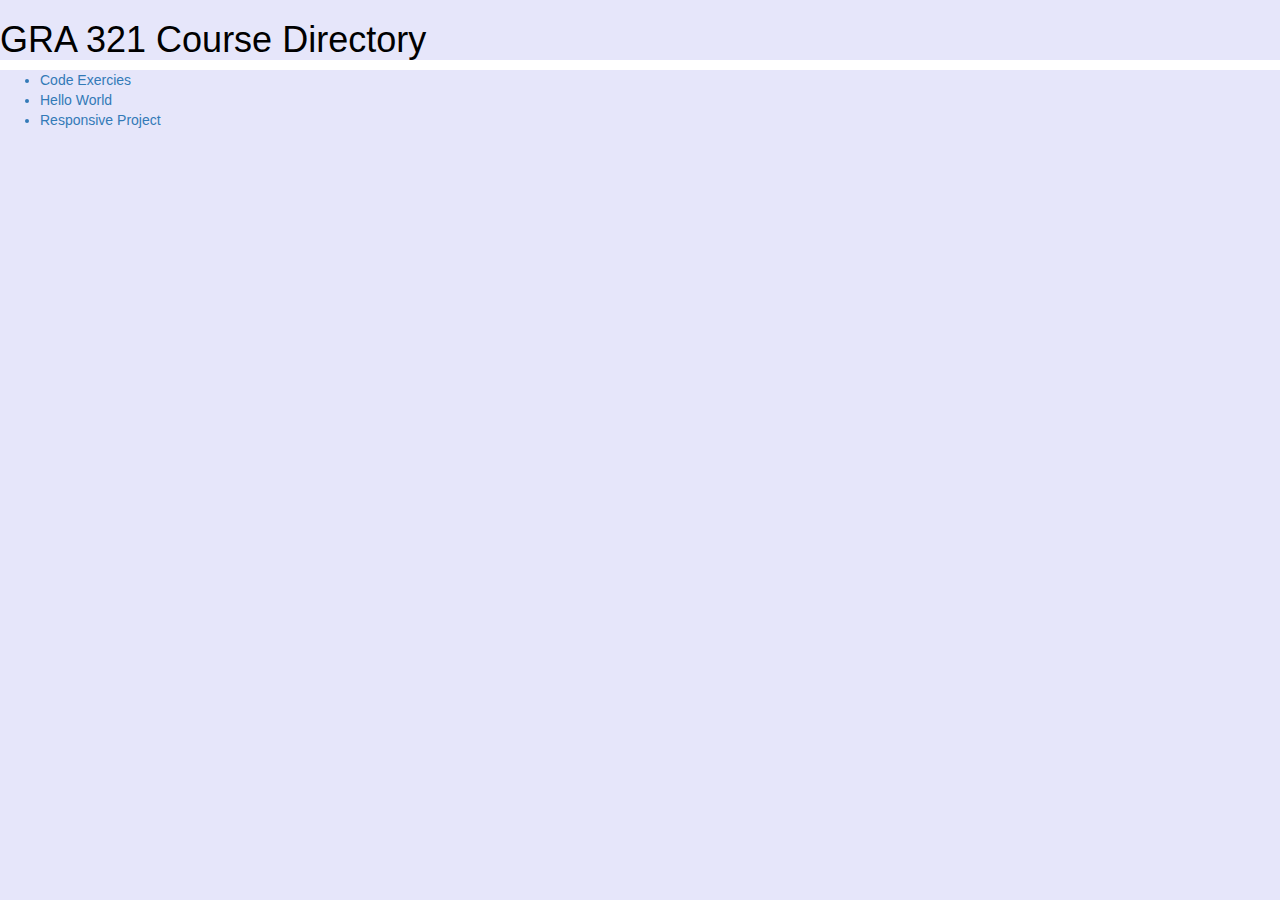
<file: index.html>
<!DOCTYPE html>
<html>
  <head>
    <title>GRA 321 Digital Project Directory</title>
    <meta charset="UTF-8">
    <meta name="description" content="#">
    <meta name="keywords" content="#">
    <meta name="author" content="Maggie Scott">
    <link href="./css/normalize.css" type="text/css" rel="stylesheet">
    <link href="./css/style.css" type="text/css" rel="stylesheet">

  </head>

  <body>
    <h1>GRA 321 Course Directory</h1>
    <ul>
      <a href="./code-exercises"><li>Code Exercies</li></a>
      <a href="./hello-world"><li>Hello World</li></a>
      <a href="./responsive-project"><li>Responsive Project</li></a>
    </ul>

  </body>
</html>
</file>
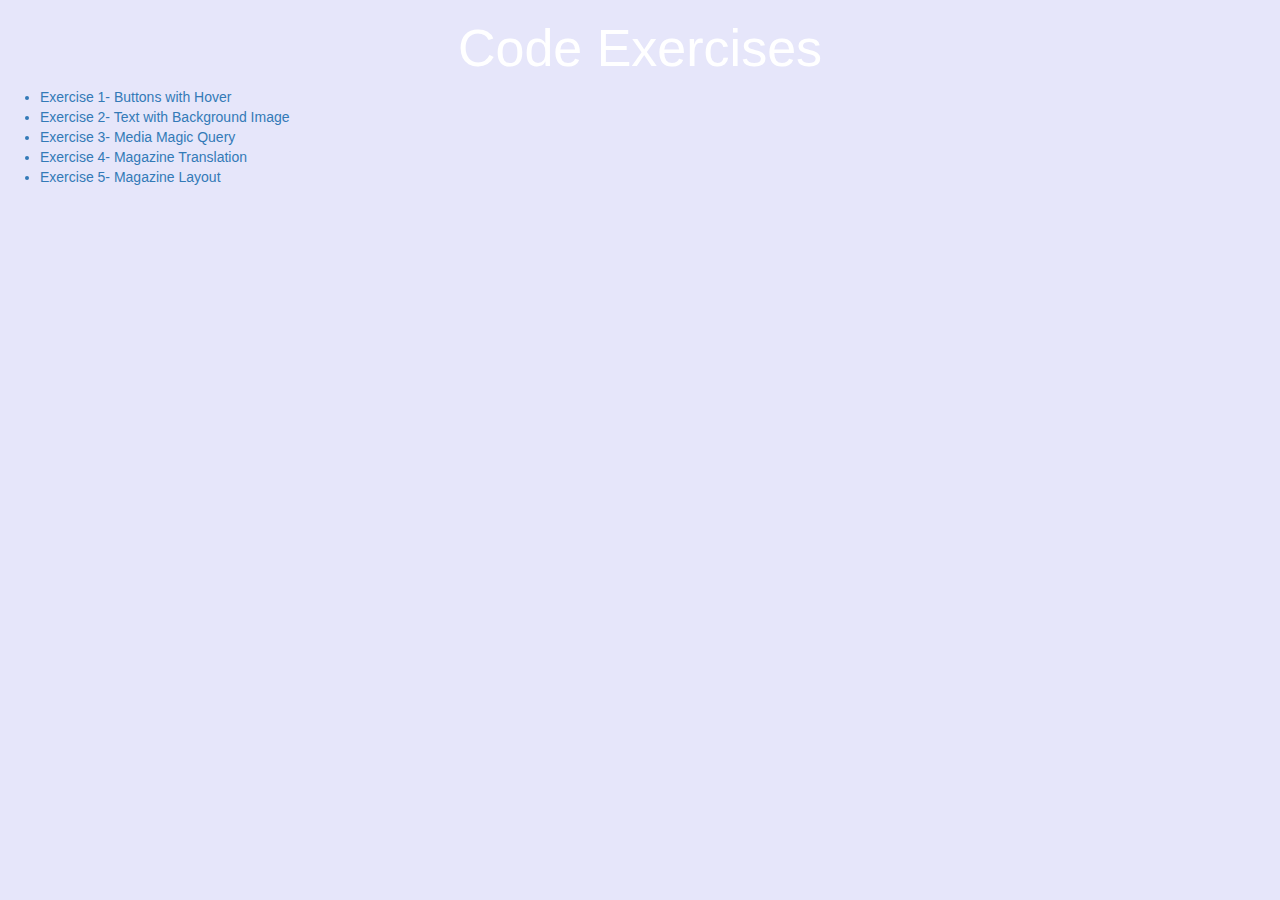
<file: code-exercises/index.html>
<!DOCTYPE html>
<html>
  <head>
    <title>Code Exercises</title>
    <meta charset="UTF-8">
    <meta name="description" content="#">
    <meta name="keywords" content="#">
    <meta name="author" content="Maggie Scott">
    <link href="./css/normalize.css" type="text/css" rel="stylesheet">
    <link href="./css/style.css" type="text/css" rel="stylesheet">

  </head>

  <body>
    <h1>Code Exercises</h1>
    <ul>
      <a href="./exercise-1/index.html"><li>Exercise 1- Buttons with Hover</li></a>
      <a href="./exercise-2/index.html"><li>Exercise 2- Text with Background Image</li></a>
      <a href="./exercise-3/index.html"><li>Exercise 3- Media Magic Query</li></a>
      <a href="./exercise-4/index.html"><li>Exercise 4- Magazine Translation</li></a>
      <a href="./exercise-5/index.html"><li>Exercise 5- Magazine Layout</li></a>
    </ul>

  </body>
</html>
</file>
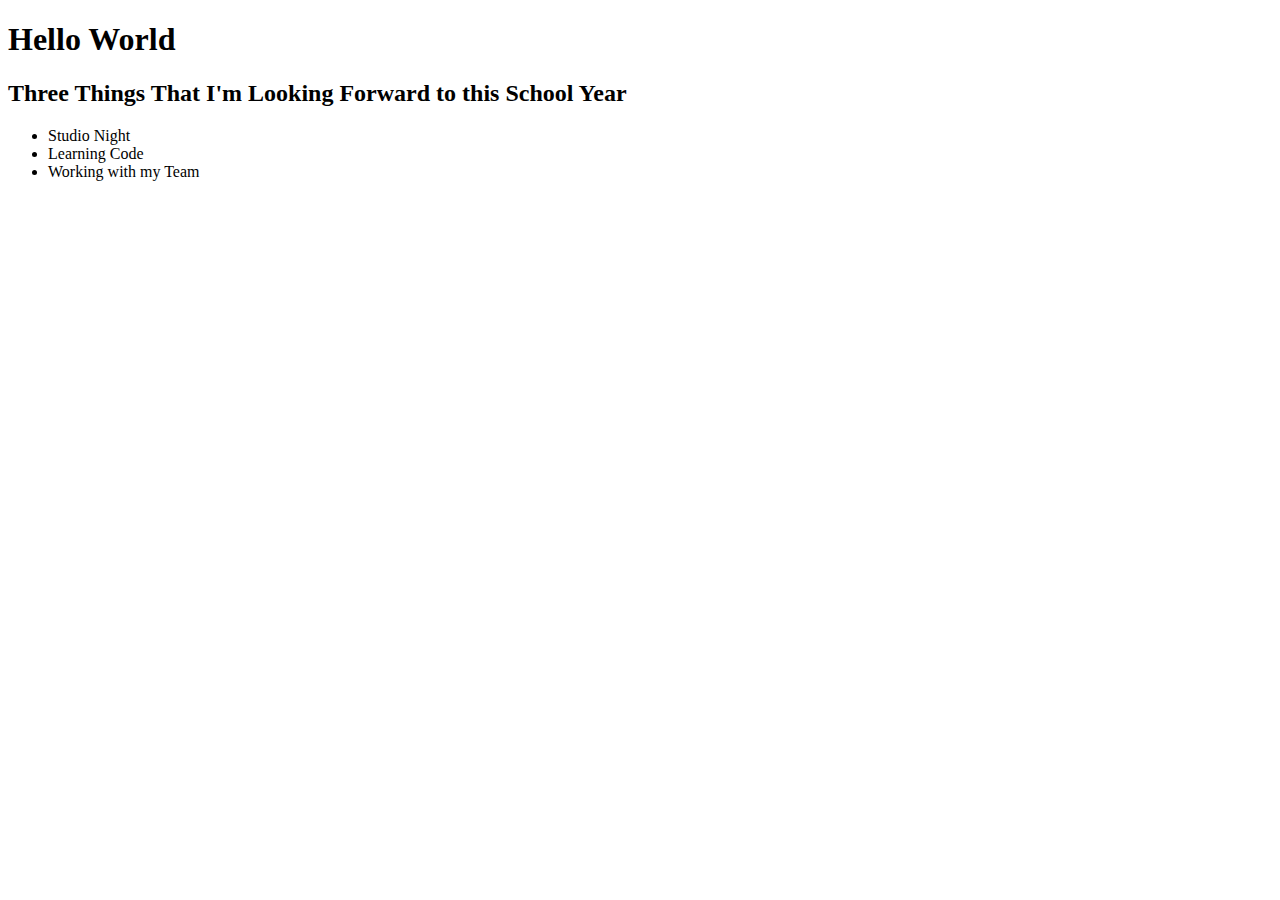
<file: hello-world/index.html>
<!--Hello World Project Maggie Scott -->
<!DOCTYPE html>
<html>
  <head>
    <title>Hello World Project</title>
    <meta charset="UTF-8">
    <meta name="description" content="Hello World Exercise">
    <meta name="keywords" content="School, Slack, Presentations">
    <meta name="author" content="Maggie Scott">
</head>

<body>
  <h1>Hello World</h1>
  <h2>Three Things That I'm Looking Forward to this School Year</h2>
  <!--Start of list-->
  <ul>
      <li>Studio Night</li>
      <li>Learning Code</li>
      <li>Working with my Team</li>
  </ul>
  <!--End of List-->
</body>
</html>
</file>
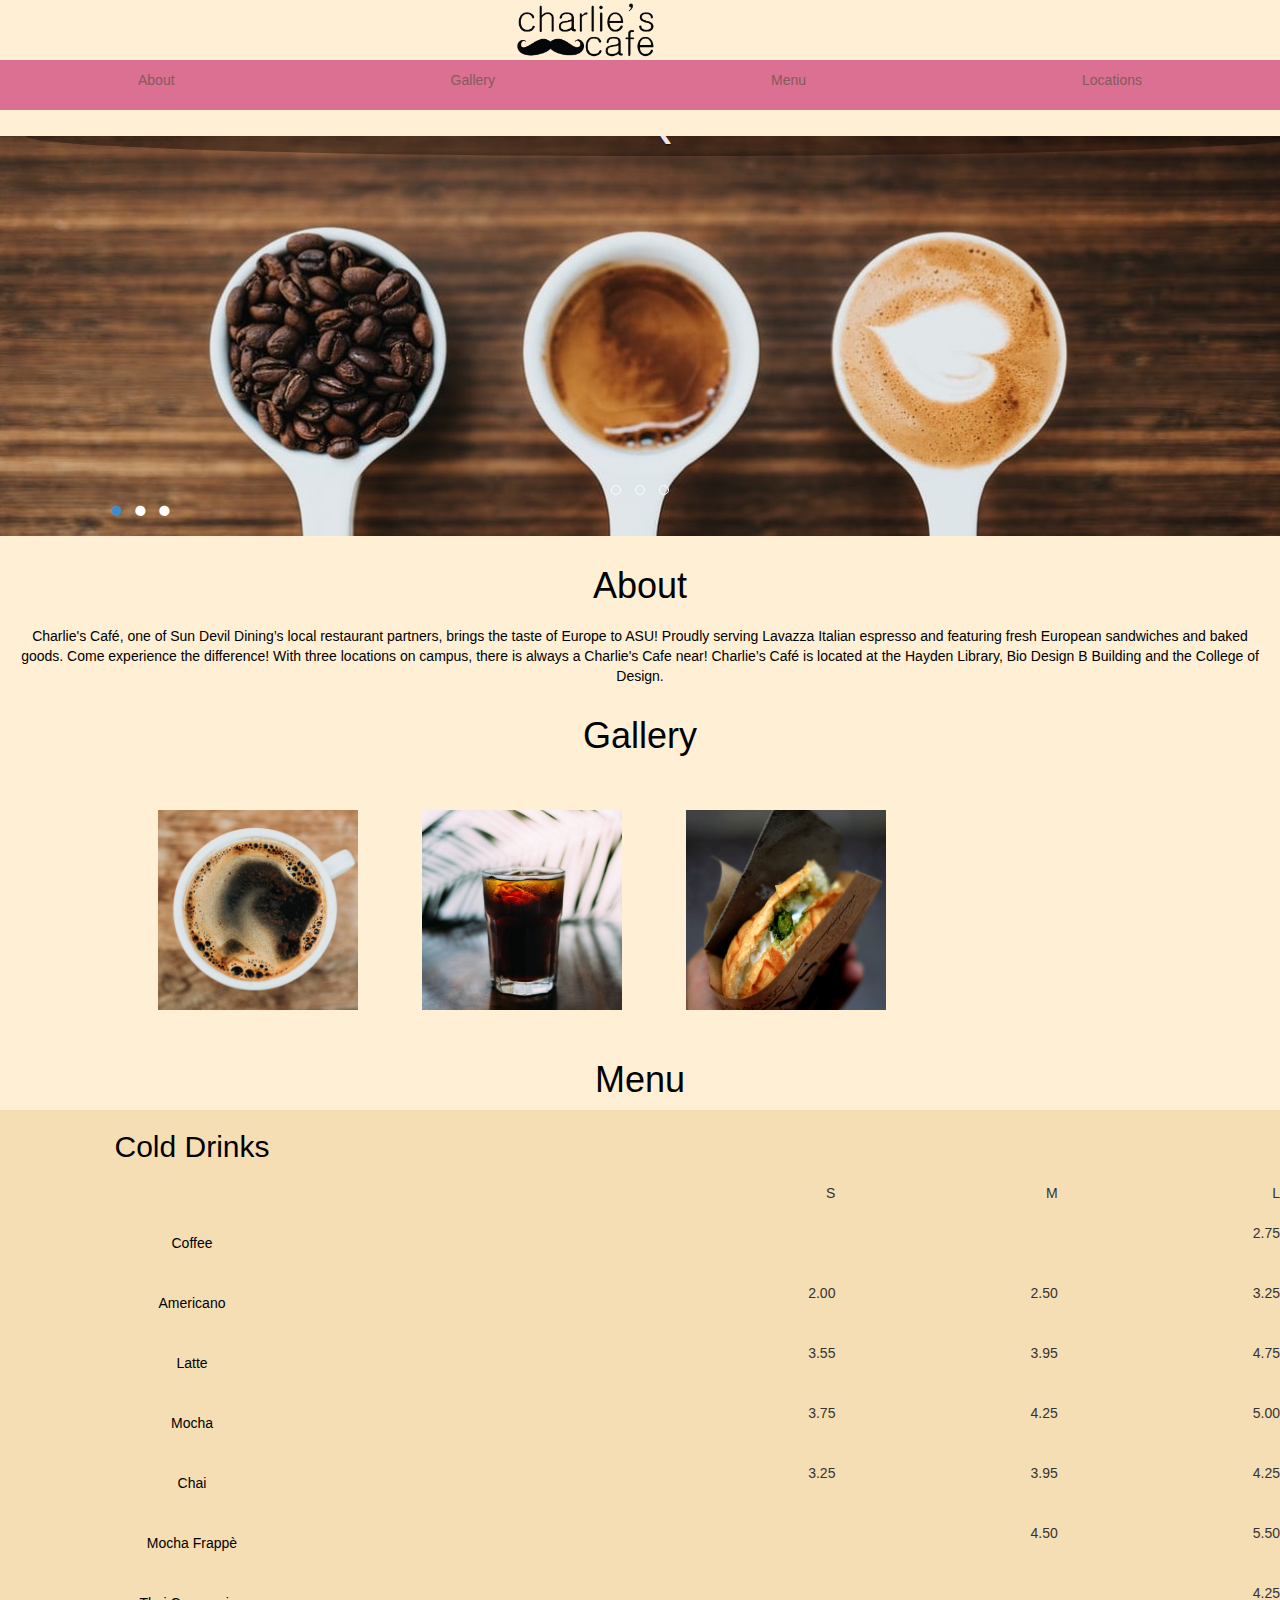
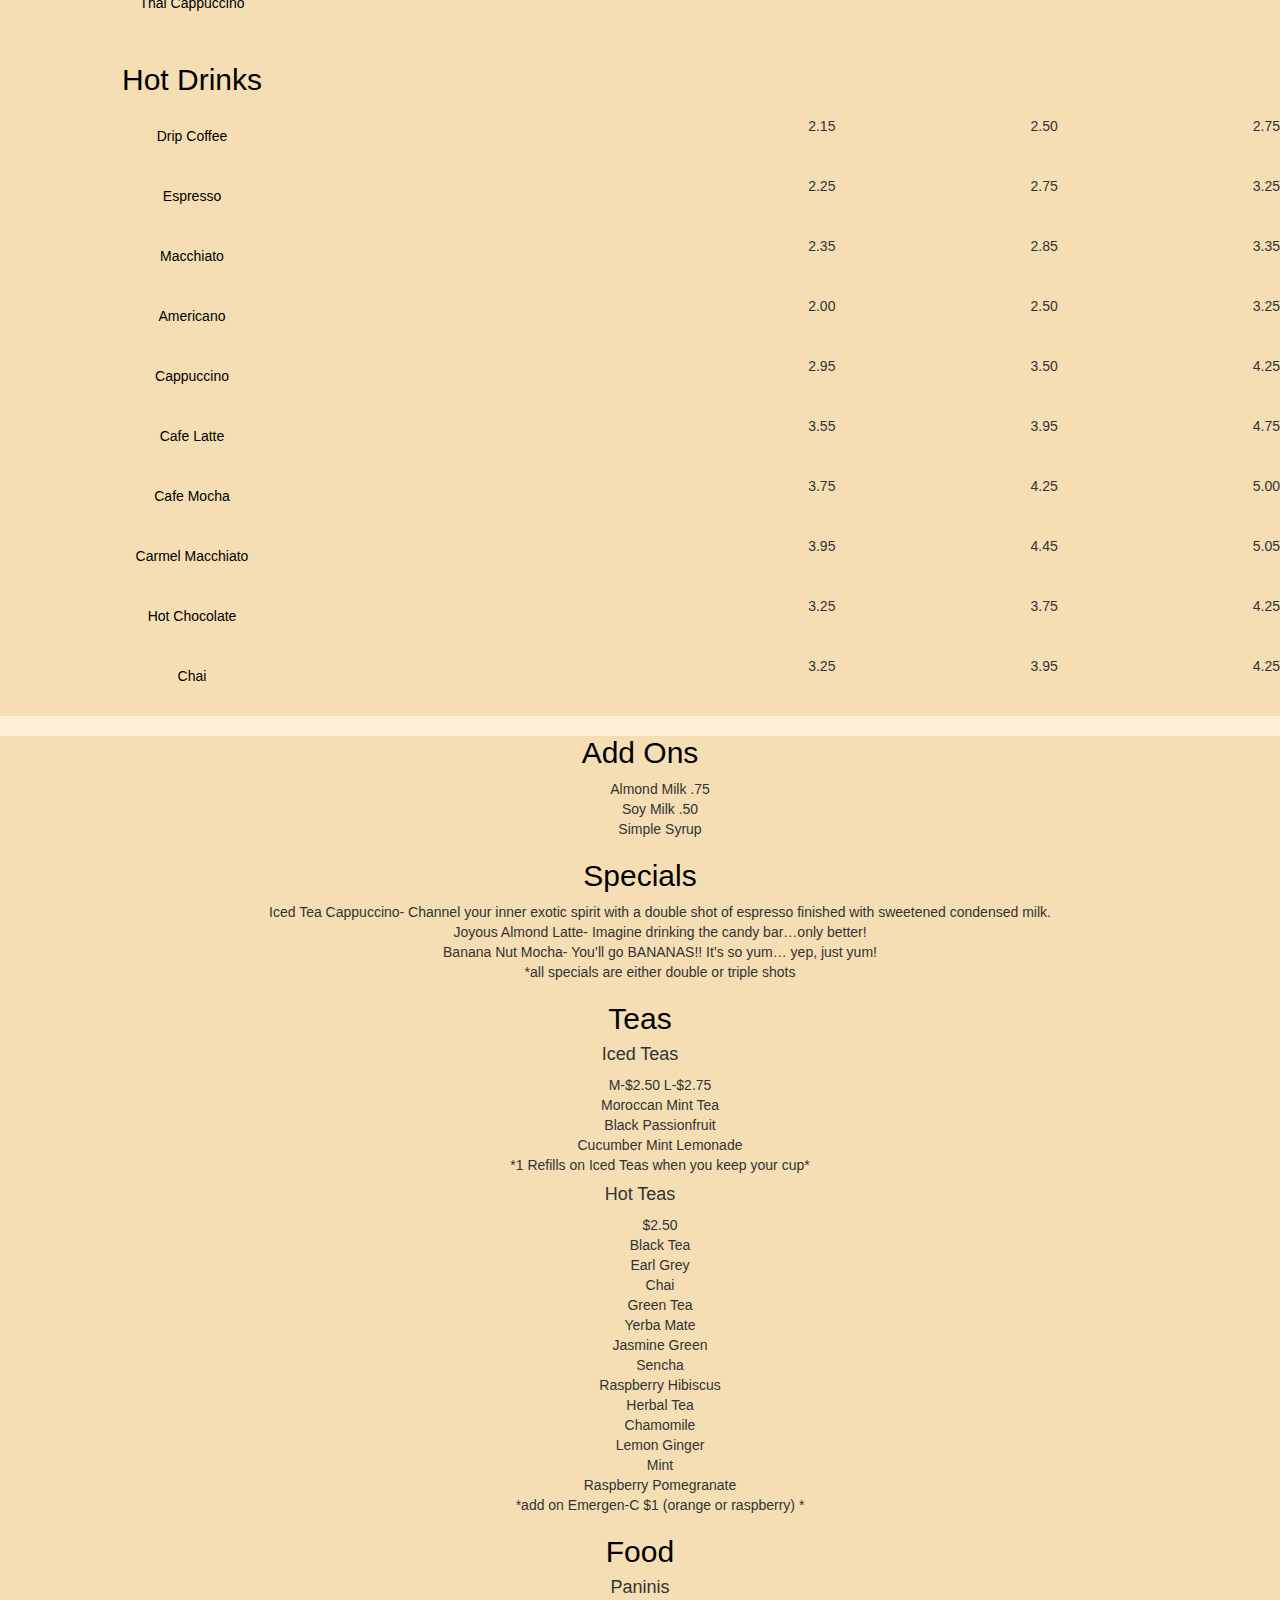
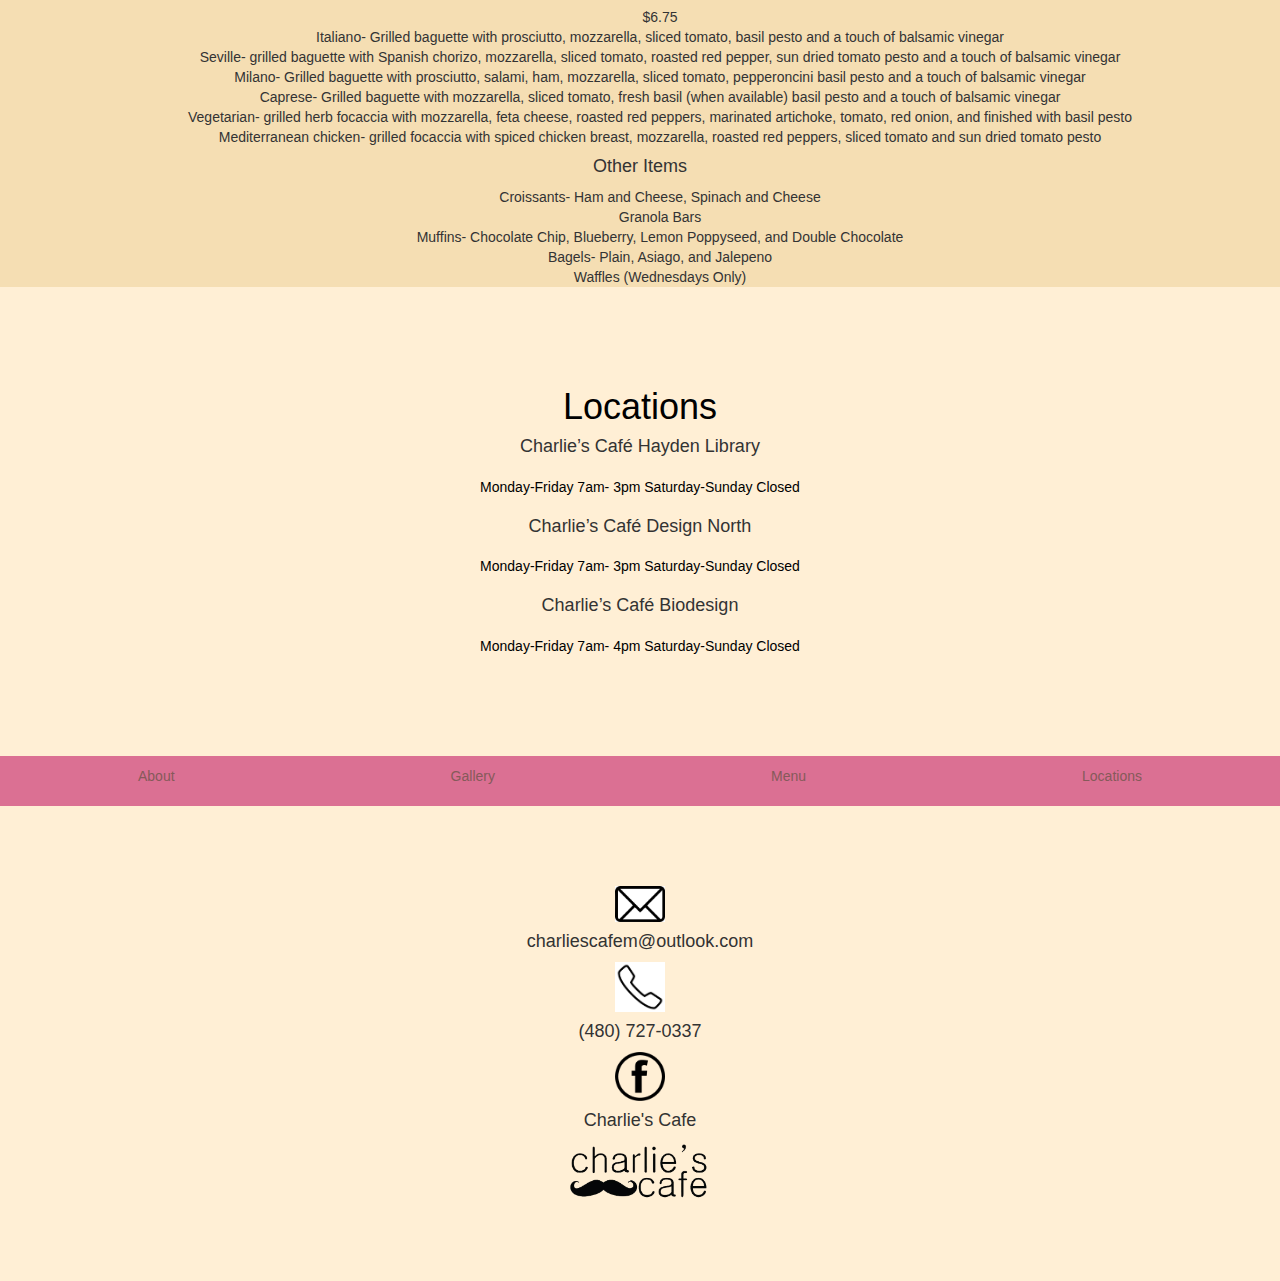
<file: responsive-project/index.html>
<!DOCTYPE html>
<html>
  <head>
    <title>Magazine Layout</title>
    <meta charset="UTF-8">
    <meta name="description" content="#">
    <meta name="keywords" content="#">
    <meta name="author" content="Maggie Scott">
    <link href="css/normalize.css" type="text/css" rel="stylesheet">
    <link href="css/style.css" type="text/css" rel="stylesheet">
  </head>
    <div class="logo">
      <img src = "https://maggiescott27.github.io/gra-321/responsive-project/img/charliescafe.png" width="150" class="center"/>
    </div>
    <div class="nav-bar">
      <a href="#about-anchor"><p>About</p></a>
      <a href="#gallery-anchor"><p>Gallery</p></a>
      <a href="#menu-anchor"><p>Menu</p></a>
      <a href="#locations-anchor"><p>Locations</p></a>
    </div>

  <!-- New Slider Begin -->
  <div class="carousel">
    <div class="carousel-inner">
        <input class="carousel-open" type="radio" id="carousel-1" name="carousel" aria-hidden="true" hidden="" checked="checked">
        <div class="carousel-item image-1">
        </div>
        <input class="carousel-open" type="radio" id="carousel-2" name="carousel" aria-hidden="true" hidden="">
        <div class="carousel-item image-2">
        </div>
        <input class="carousel-open" type="radio" id="carousel-3" name="carousel" aria-hidden="true" hidden="">
        <div class="carousel-item image-3">
        </div>
        <label for="carousel-3" class="carousel-control prev control-1">‹</label>
        <label for="carousel-2" class="carousel-control next control-1">›</label>
        <label for="carousel-1" class="carousel-control prev control-2">‹</label>
        <label for="carousel-3" class="carousel-control next control-2">›</label>
        <label for="carousel-2" class="carousel-control prev control-3">‹</label>
        <label for="carousel-1" class="carousel-control next control-3">›</label>
        <ol class="carousel-indicators">
            <li>
                <label for="carousel-1" class="carousel-bullet">•</label>
            </li>
            <li>
                <label for="carousel-2" class="carousel-bullet">•</label>
            </li>
            <li>
                <label for="carousel-3" class="carousel-bullet">•</label>
            </li>
        </ol>
    </div>
</div>
  <!-- End New Slider -->
   <section id ="about-anchor">
     <div class= "about-section">
    <h1>About</h1>
    <p>Charlie's Café, one of Sun Devil Dining’s local restaurant partners, brings the taste of Europe to ASU!
      Proudly serving Lavazza Italian espresso and featuring fresh European sandwiches and baked goods.
      Come experience the difference! With three locations on campus, there is always a Charlie's Cafe near!
      Charlie’s Café is located at the Hayden Library, Bio Design B Building and the College of Design.</p>
  </section>
  </div>

  <section id ="gallery-anchor">
    <h1>Gallery</h1>
  </section>
    <div class="gallery-pictures">
      <img src = "https://maggiescott27.github.io/gra-321/responsive-project/img/hot%20coffee.jpeg" width="200" class="center"/>
      <img src = "https://maggiescott27.github.io/gra-321/responsive-project/img/icedcoffee.jpeg" width="200" class="center"/>
      <img src = "https://maggiescott27.github.io/gra-321/responsive-project/img/panini.jpeg" width="200" class="center"/>
    </div>
    <section id ="menu-anchor">
      <h1>Menu</h1>
      <section id="drink-menu">
  <div class="cold-drinks">
  <div class="menu-item-row">
    <h2 class= "Cold Drinks">Cold Drinks</h2>
  </div>
<!--
S M L
-->
   <div class="menu-item-row">
   <p></p>
   <ul>
     <li>S</li>
     <li>M</li>
     <li>L</li>
     </ul>
   </div>
<!--
Menu Item
-->
   <div class="menu-item-row">
   <p class="drink-name">Coffee</p>
   <ul>
     <li>2.75</li>
    </ul>
   </div>

   <div class="menu-item-row">
   <p class="drink-name">Americano</p>
   <ul>
     <li>2.00</li>
     <li>2.50</li>
     <li>3.25</li>
     </ul>
   </div>

   <div class="menu-item-row">
   <p class="drink-name">Latte</p>
   <ul>
     <li>3.55</li>
     <li>3.95</li>
     <li>4.75</li>
     </ul>
   </div>

   <div class="menu-item-row">
   <p class="drink-name">Mocha</p>
   <ul>
     <li>3.75</li>
     <li>4.25</li>
     <li>5.00</li>
     </ul>
   </div>

   <div class="menu-item-row">
   <p class="drink-name">Chai</p>
   <ul>
     <li>3.25</li>
     <li>3.95</li>
     <li>4.25</li>
     </ul>
   </div>

   <div class="menu-item-row">
   <p class="drink-name">Mocha Frappè</p>
   <ul>
     <li>4.50</li>
     <li>5.50</li>
     </ul>
   </div>

   <div class="menu-item-row">
   <p class="drink-name">Thai Cappuccino</p>
   <ul>
     <li>4.25</li>
     </ul>
   </div>
   <div class="menu-item-row">
     <h2 class= "Cold Drinks">Hot Drinks</h2>
   </div>
   <div class="menu-item-row">
   <p class="drink-name">Drip Coffee</p>
   <ul>
     <li>2.15</li>
     <li>2.50</li>
     <li>2.75</li>
     </ul>
   </div>
   <div class="menu-item-row">
   <p class="drink-name">Espresso</p>
   <ul>
     <li>2.25</li>
     <li>2.75</li>
     <li>3.25</li>
     </ul>
   </div>
   <div class="menu-item-row">
   <p class="drink-name">Macchiato</p>
   <ul>
     <li>2.35</li>
     <li>2.85</li>
     <li>3.35</li>
     </ul>
   </div>
   <div class="menu-item-row">
   <p class="drink-name">Americano</p>
   <ul>
     <li>2.00</li>
     <li>2.50</li>
     <li>3.25</li>
     </ul>
   </div>
   <div class="menu-item-row">
   <p class="drink-name">Cappuccino</p>
   <ul>
     <li>2.95</li>
     <li>3.50</li>
     <li>4.25</li>
     </ul>
   </div>
   <div class="menu-item-row">
   <p class="drink-name">Cafe Latte</p>
   <ul>
     <li>3.55</li>
     <li>3.95</li>
     <li>4.75</li>
     </ul>
   </div>
   <div class="menu-item-row">
   <p class="drink-name">Cafe Mocha</p>
   <ul>
     <li>3.75</li>
     <li>4.25</li>
     <li>5.00</li>
     </ul>
   </div>
   <div class="menu-item-row">
   <p class="drink-name">Carmel Macchiato</p>
   <ul>
     <li>3.95</li>
     <li>4.45</li>
     <li>5.05</li>
     </ul>
   </div>
   <div class="menu-item-row">
   <p class="drink-name">Hot Chocolate</p>
   <ul>
     <li>3.25</li>
     <li>3.75</li>
     <li>4.25</li>
     </ul>
   </div>
   <div class="menu-item-row">
   <p class="drink-name">Chai</p>
   <ul>
     <li>3.25</li>
     <li>3.95</li>
     <li>4.25</li>
     </ul>
   </div>

    <div class="menu-container">

        <h2>Add Ons</h2>
        <ul>
          <li> Almond Milk .75 </li>
          <li> Soy Milk .50 </li>
          <li> Simple Syrup </li>
        </ul>
        <h2>Specials</h2>
        <ul>
          <li>	Iced Tea Cappuccino- Channel your inner exotic spirit with a double shot of espresso finished with sweetened condensed milk. </li>
          <li>	Joyous Almond Latte- Imagine drinking the candy bar…only better! </li>
          <li>	Banana Nut Mocha- You’ll go BANANAS!! It’s so yum… yep, just yum! </li>
          <li> *all specials are either double or triple shots </li>
        </ul>
        <h2>Teas</h2>
        <h4>Iced Teas</h4>
        <ul>
          <li>M-$2.50   L-$2.75</li>
          <li>	Moroccan Mint Tea</li>
          <li>	Black Passionfruit</li>
          <li>	Cucumber Mint Lemonade</li>
          <li> *1 Refills on Iced Teas when you keep your cup*</li>
       </ul>
       <h4>Hot Teas</h4>
       <ul>
         <li>$2.50</li>
         <li>Black Tea</li>
         <li>Earl Grey</li>
         <li>Chai</li>
         <li>Green Tea</li>
         <li>Yerba Mate</li>
         <li>Jasmine Green</li>
         <li>Sencha</li>
         <li>Raspberry Hibiscus</li>
         <li>Herbal Tea</li>
         <li>Chamomile</li>
         <li>Lemon Ginger</li>
         <li>Mint</li>
         <li>Raspberry Pomegranate</li>
         <li>*add on Emergen-C $1 (orange or raspberry) *</li>
       </ul>
       <h2>Food</h2>
       <h4>Paninis</h4>
       <ul>
         <li> $6.75 </li>
         <li>	Italiano- Grilled baguette with prosciutto, mozzarella, sliced tomato, basil pesto and a touch of balsamic vinegar </li>
	       <li>Seville- grilled baguette with Spanish chorizo, mozzarella, sliced tomato, roasted red pepper, sun dried tomato pesto and a touch of balsamic vinegar</li>
	       <li>Milano- Grilled baguette with prosciutto, salami, ham, mozzarella, sliced tomato, pepperoncini basil pesto and a touch of balsamic vinegar </li>
	       <li>Caprese- Grilled baguette with mozzarella, sliced tomato, fresh basil (when available) basil pesto and a touch of balsamic vinegar </li>
	       <li>Vegetarian- grilled herb focaccia with mozzarella, feta cheese, roasted red peppers, marinated artichoke, tomato, red onion, and finished with basil pesto </li>
	       <li>Mediterranean chicken- grilled focaccia with spiced chicken breast, mozzarella, roasted red peppers, sliced tomato and sun dried tomato pesto </li>
       </ul>
       <h4>Other Items</h4>
       <ul>
         <li> Croissants- Ham and Cheese, Spinach and Cheese</li>
         <li> Granola Bars</li>
         <li>Muffins- Chocolate Chip, Blueberry, Lemon Poppyseed, and Double Chocolate</li>
         <li> Bagels- Plain, Asiago, and Jalepeno</li>
        <li>Waffles (Wednesdays Only)</li>
      </ul>
      </div>
    </section>
    <section id ="location-anchor">
    <div class="locations">
      <h1>Locations</h1>
      <h4>Charlie’s Café Hayden Library </h4>
      <p>Monday-Friday 7am- 3pm
          Saturday-Sunday Closed</p>
          <h4>Charlie’s Café Design North  </h4>
          <p>Monday-Friday 7am- 3pm
            Saturday-Sunday Closed</p>
            <h4>	Charlie’s Café Biodesign   </h4>
            <p>Monday-Friday 7am- 4pm
              Saturday-Sunday Closed</p>
    </div>
  </section>
    <div class="nav-bar">
      <a href="#about-anchor"><p>About</p></a>
      <a href="#gallery-anchor"><p>Gallery</p></a>
      <a href="#menu-anchor"><p>Menu</p></a>
      <a href="#locations-anchor"><p>Locations</p></a>
    </div>
    <div class="contact">
      <img src = "./img/download.png" width='50' class="center"/>
      <h4>charliescafem@outlook.com</h4>
      <img src = "./img/download-1.png" width='50' class="center"/>
      <h4>(480) 727-0337</h4>
      <img src = "./img/facebook-icon-png-black.png" width='50' class="center"/>
      <h4>Charlie's Cafe</h4>
      <img src = "./img/charliescafe.png" width='150' class="center"/>
    </div>
</file>
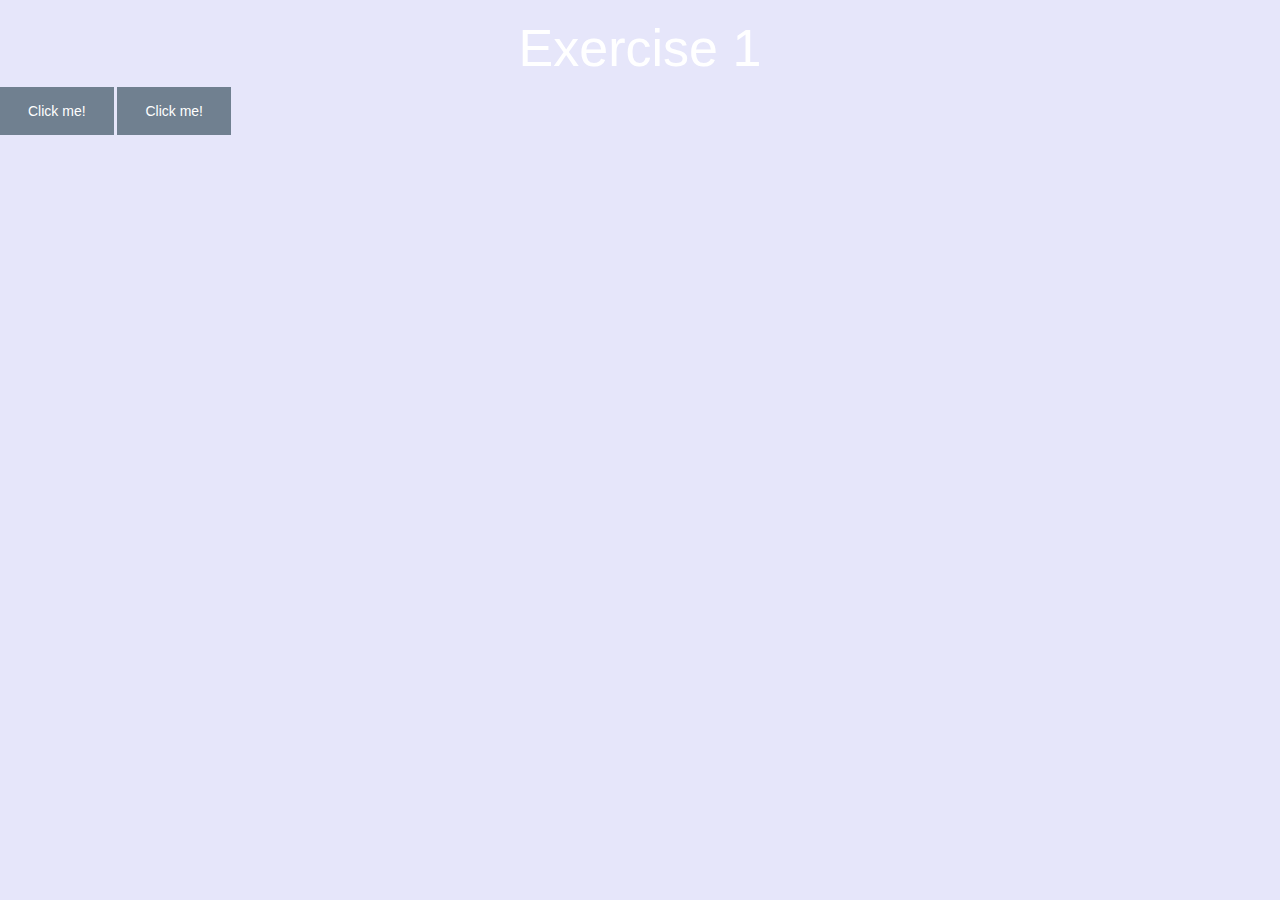
<file: code-exercises/exercise-1/index.html>
<!DOCTYPE html>
<html>
  <head>
    <title>Exercise 1 </title>
    <meta charset="UTF-8">
    <meta name="description" content="Exercise 1">
    <meta name="keywords" content="Directory">
    <meta name="author" content="Maggie Scott">
    <link href="../css/normalize.css" type="text/css" rel="stylesheet">
    <link href="../css/style.css" type="text/css" rel="stylesheet">
  </head>

  <body>
    <h1>Exercise 1</h1>
    <a href="https://www.google.com" target="_blank">
        <button>Click me!</button></a>

    <a href="https://www.google.com" target="_blank">
        <button>Click me!</button></a>


  </body>
</html>
</file>
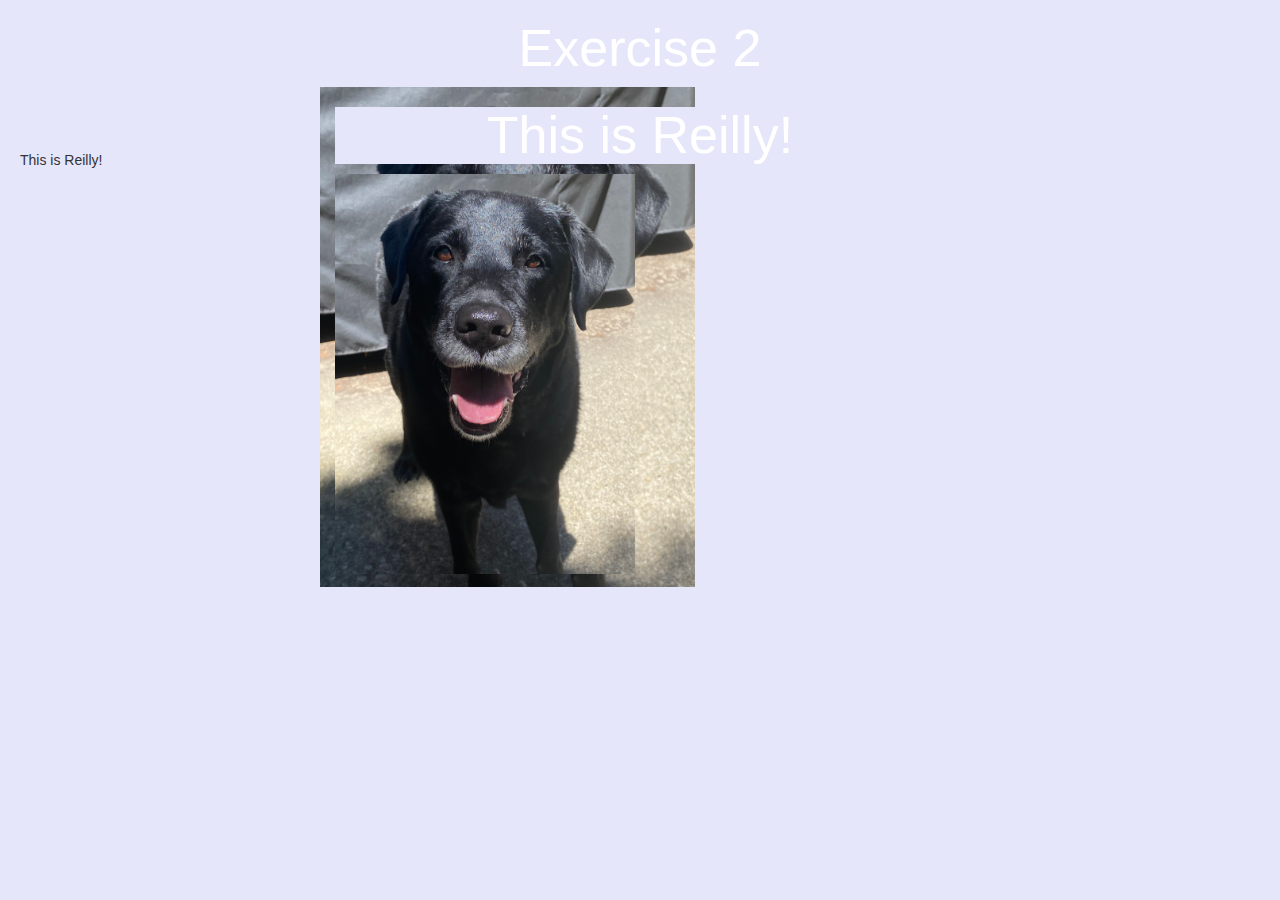
<file: code-exercises/exercise-2/index.html>
<!DOCTYPE html>
<html>
  <head>
    <title>Exercise 2 </title>
    <meta charset="UTF-8">
    <meta name="description" content="Exercise 2">
    <meta name="keywords" content="Directory">
    <meta name="author" content="Maggie Scott">
    <link href="../css/normalize.css" type="text/css" rel="stylesheet">
    <link href="../css/style.css" type="text/css" rel="stylesheet">
  </head>

  <body>
    <h1>Exercise 2</h1>

    <div class="container">
       <h1>This is Reilly!</h1>
       <img src = "../img/reilly.jpg" width='300' alt = "this is reilly"/>
       <div class = "reilly"> This is Reilly!</div>
     </div>

  </body>
</html>
</file>
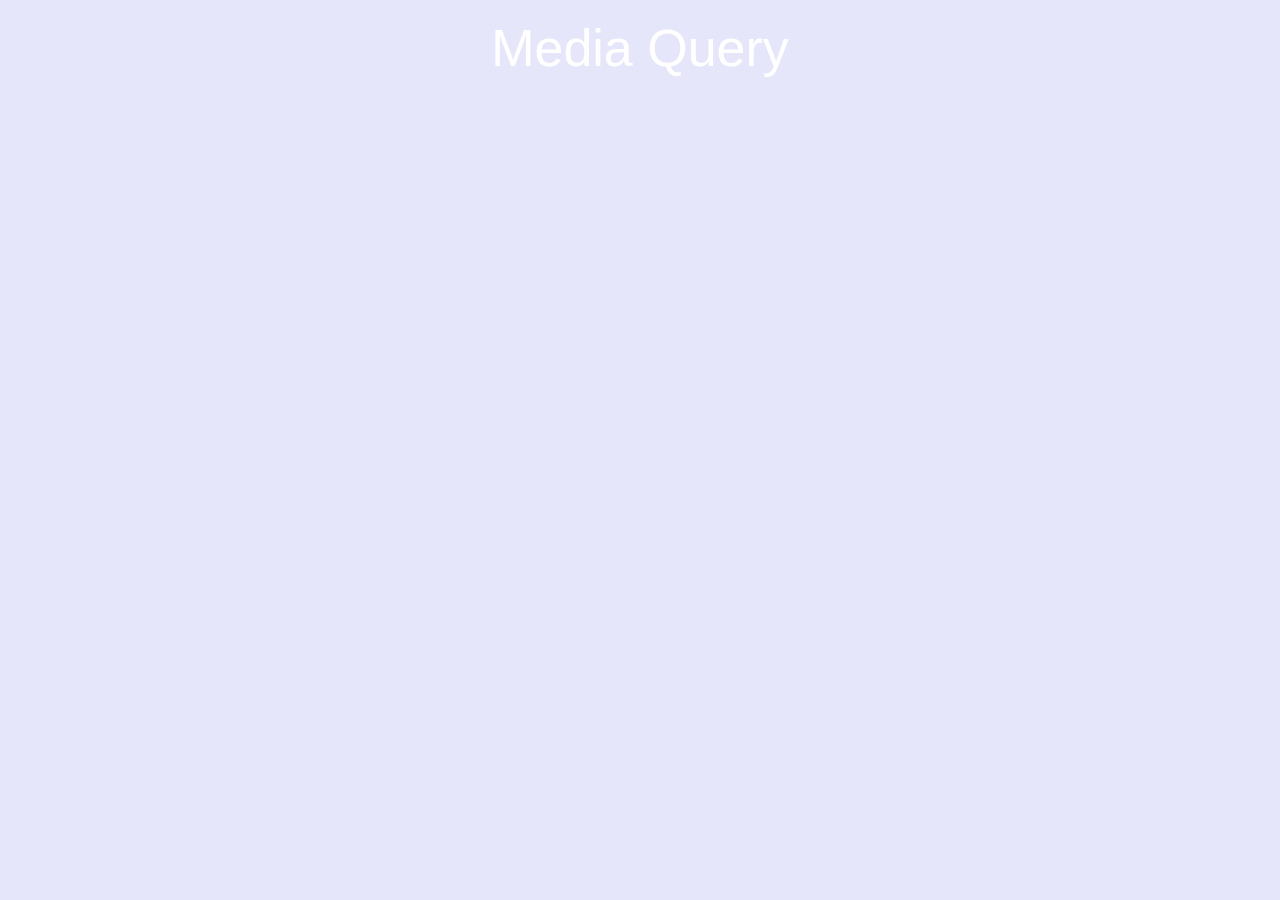
<file: code-exercises/exercise-3/index.html>
<!DOCTYPE html>
<html>
  <head>
    <title>Exercise 3 </title>
    <meta charset="UTF-8">
    <meta name="description" content="Exercise 3">
    <meta name="keywords" content="Directory">
    <meta name="author" content="Maggie Scott">
    <link href="../css/normalize.css" type="text/css" rel="stylesheet">
    <link href="../css/style.css" type="text/css" rel="stylesheet">
    <meta name="viewport" content="width=device-width, intial - scale=1">

  </head>

  <body class="background">
    <h1>Media Query</h1>


  </body>
</html>
</file>
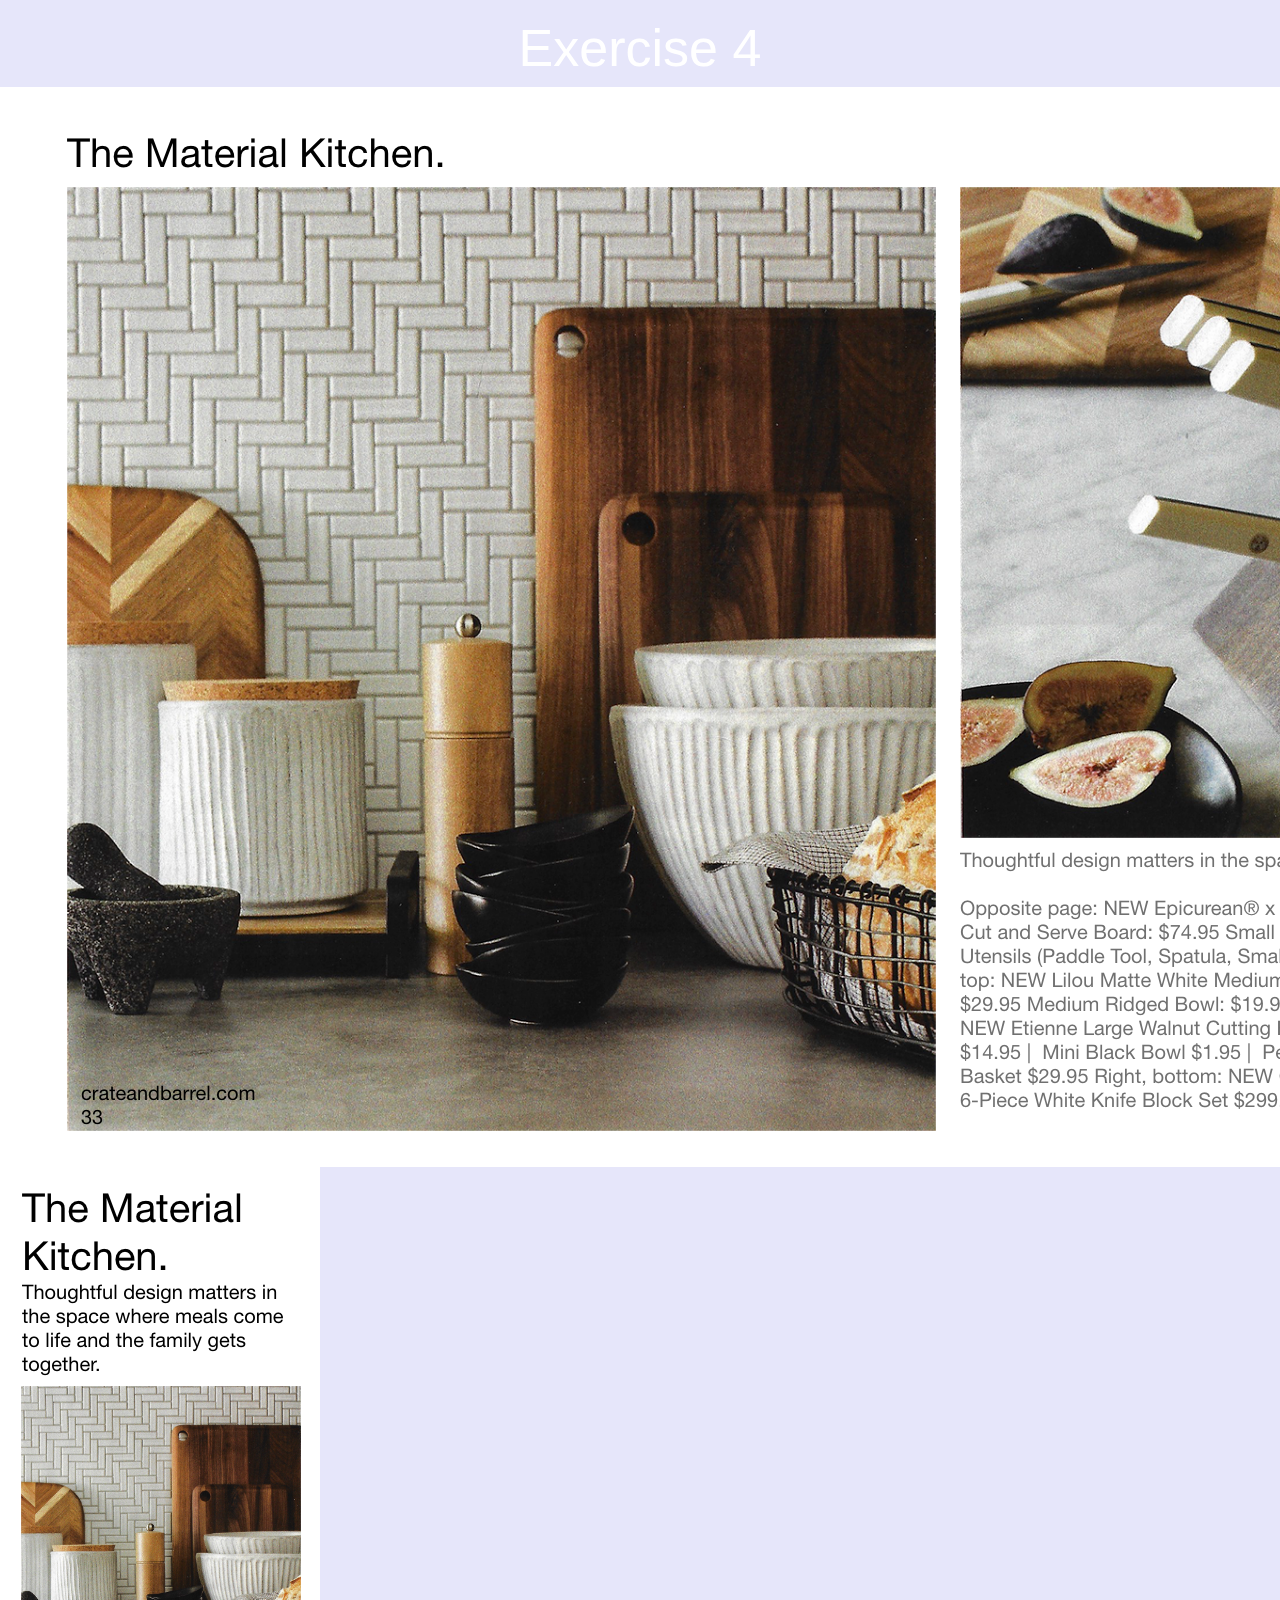
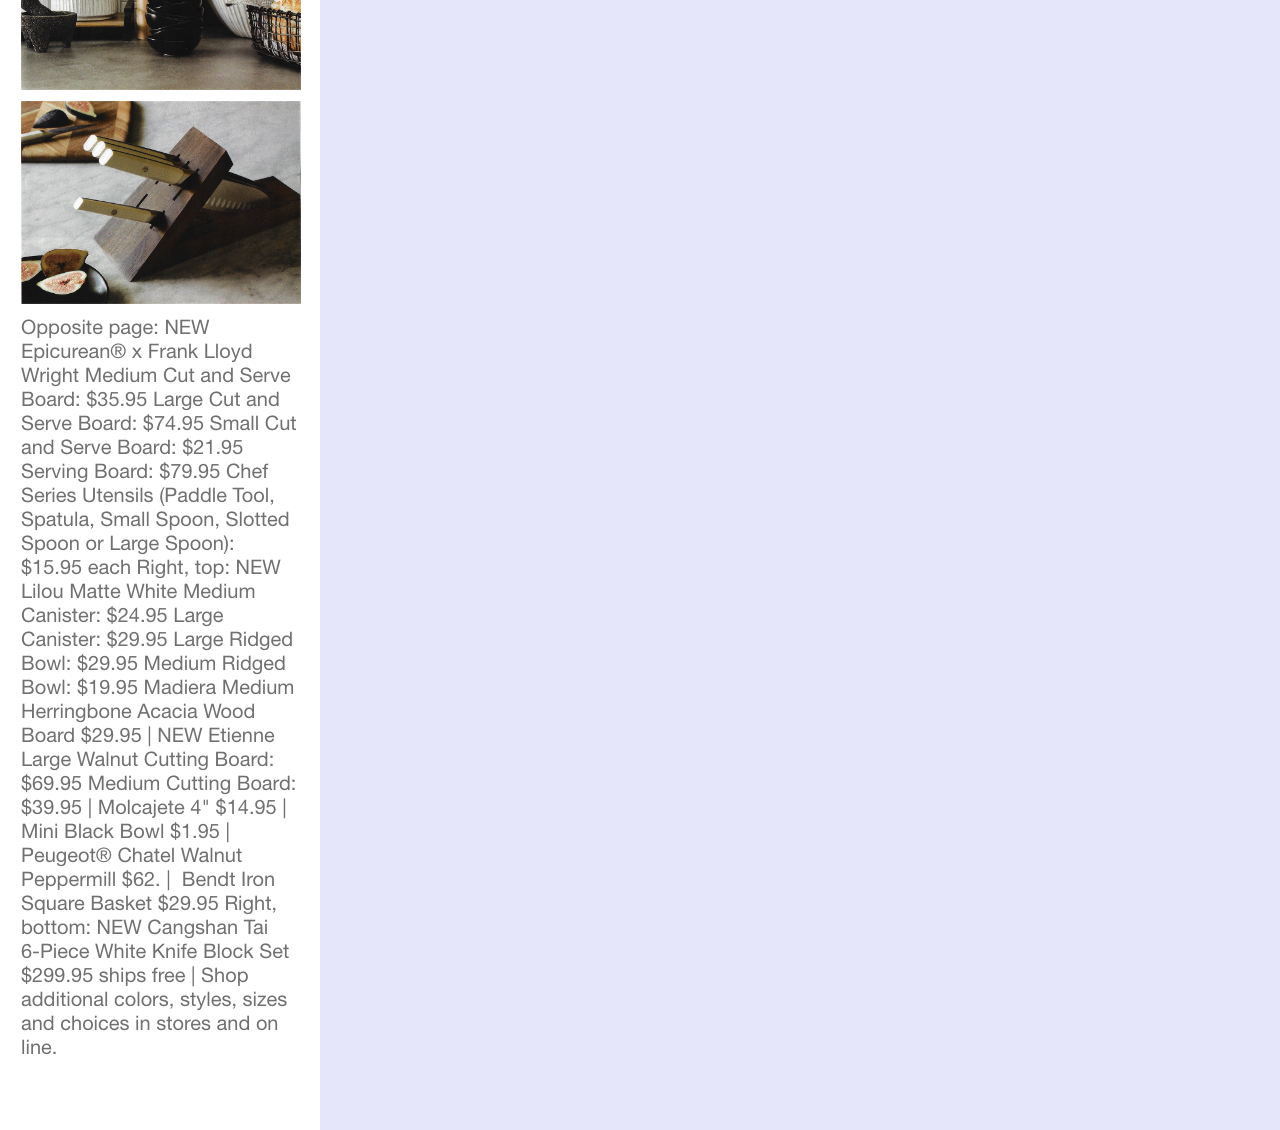
<file: code-exercises/exercise-4/index.html>
<!DOCTYPE html>
<html>
  <head>
    <title>Exercise 4 </title>
    <meta charset="UTF-8">
    <meta name="description" content="Exercise 4">
    <meta name="keywords" content="Directory">
    <meta name="author" content="Maggie Scott">
    <link href="../css/normalize.css" type="text/css" rel="stylesheet">
    <link href="../css/style.css" type="text/css" rel="stylesheet">
  </head>

  <body>
    <h1>Exercise 4</h1>
    <img src="https://maggiescott27.github.io/gra-321/code-exercises/img/crateandbarrellayout.png" alt="Background Image">
    <img src = "../img/mobileview.png" alt="Background Image"/>
  </body>
</html>
</file>
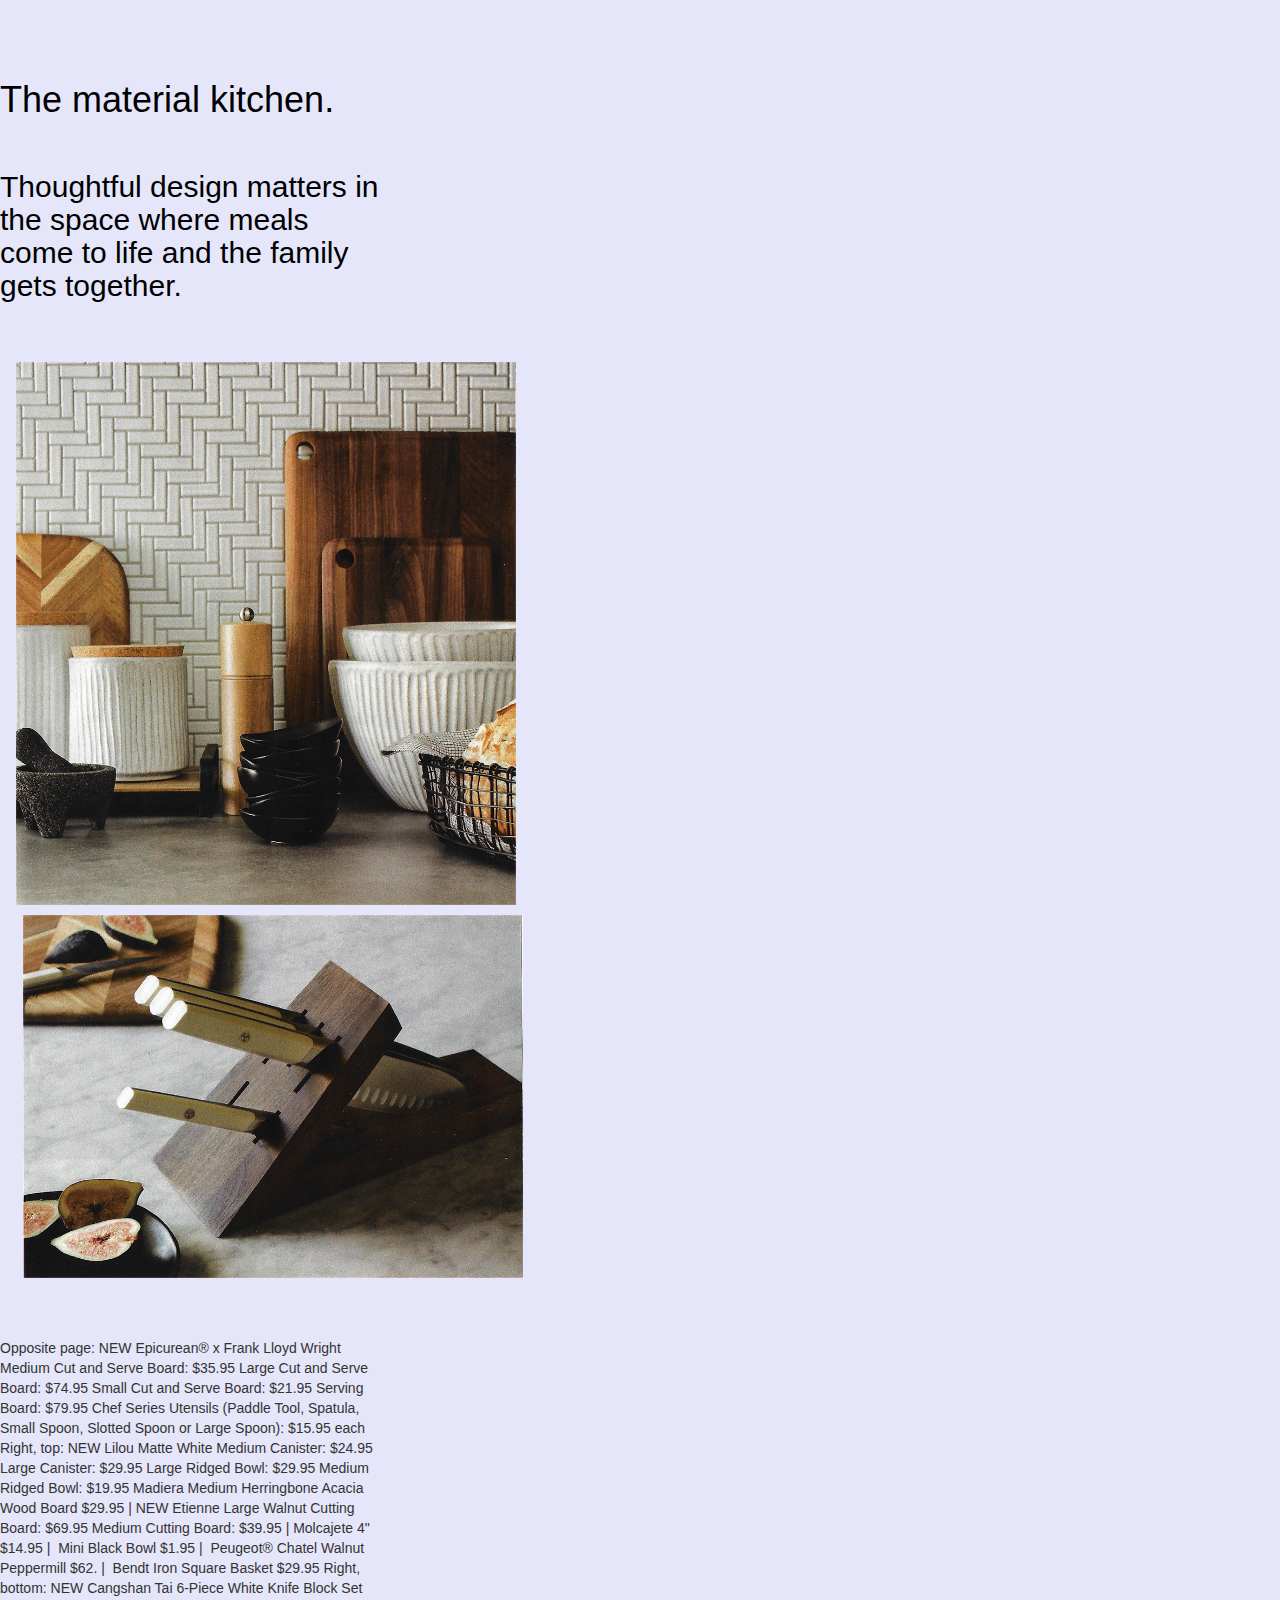
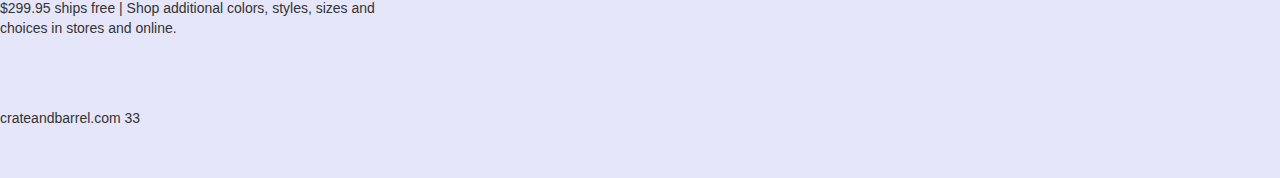
<file: code-exercises/exercise-5/index.html>
<!DOCTYPE html>

<html>
  <head>
    <title>Magazine Layout</title>
    <meta charset="UTF-8">
    <meta name="description" content="#">
    <meta name="keywords" content="#">
    <meta name="author" content="Maggie Scott">
    <link href="../css/normalize.css" type="text/css" rel="stylesheet">
    <link href="css/style.css" type="text/css" rel="stylesheet">
  </head>

  <style>
    body{
      background-color:white;
      font-size:16px;
      box-sizing: border-box;
      border:0.5px solid LightGray;
      width:95%;
      margin:5% auto;
      }

    h1{font-family: helvetica;
      font-weight:bold;
      font-size:45px;
      line-height:54px;
    }

    h2{font-family: Georgia;
      font-size:23px;
      line-height:26px;
    }

    p{font-family: Georgia;
      font-size:14px;
      line-height:21px;
    }

    img {
max-width: 100%;
}

.col-1{
max-width: 30%;
}

.col-2{
  max-width: 60%;
padding-top: 10px;
}
    .row-1, .row-2, .row-3{
    display: flex;
    flex-direction: row wrap;
    justify-content: space-between;

    }
    .row-2{
    align-items: flex-end;
    margin-top: 0%;
    }
    .row-3{
    justify-content:flex-end;
    }
</style>

  <body>
    <div class="row-1">
      <div class="col-1">
    <h1>The material kitchen.</h1>
    <h2>Thoughtful design matters in the space where meals come to life and the family gets together.</h2>
    </div>
    <div class="col-2">
    <img src="img/bowls.png" alt="bowls" width="500px">
    </div>
   <div class="col-2">
      <img src="img/knife-block.png" alt="magazinemockup" width="500">
    </div>

    <div class="row-2">
      <div class="col-1">
      <p>Opposite page: NEW Epicurean® x Frank Lloyd Wright Medium Cut and Serve Board: $35.95 Large Cut and Serve Board: $74.95 Small Cut and Serve Board: $21.95 Serving Board: $79.95 Chef Series Utensils (Paddle Tool, Spatula, Small Spoon, Slotted Spoon or Large Spoon): $15.95 each Right, top: NEW Lilou Matte White Medium Canister: $24.95 Large Canister: $29.95 Large Ridged Bowl: $29.95 Medium Ridged Bowl: $19.95 Madiera Medium Herringbone Acacia Wood Board $29.95 | NEW Etienne Large Walnut Cutting Board: $69.95 Medium Cutting Board: $39.95 | Molcajete 4" $14.95 |  Mini Black Bowl $1.95 |  Peugeot® Chatel Walnut Peppermill $62. |  Bendt Iron Square Basket $29.95 Right, bottom: NEW Cangshan Tai 6-Piece White Knife Block Set $299.95 ships free | Shop additional colors, styles, sizes and choices in stores and online.</p>
    </div>
    
</div>

<div class="row-3">
    <p>crateandbarrel.com 33</p>
    </div>



  </body>
</html>
</file>
<file: css/style.css>
* {
background-color:Lavender;
}

h1 {
  font-family: Helvetica;
  color: #000000;
  font-size:52px;
  position: relative;
  text-align: center;


}
</file>
<file: code-exercises/css/style.css>
* {

}

h1 {

}
body{
background-color: Lavender;

}
body.background{
background-color: Lavender;

}

a button{
  color: white;
  background color: slategrey;
  border: white;
}
button {
  border: none;
  color: white;
  background-color: SlateGrey;
  padding:1em 2em 1em 2em;
}

.padding-hover:hover {
    background-color: SlateGrey;
    color:white;
    text-decoration: underline;
}



h1 {font-family: Helvetica;
  color: white;
  font-size:52px;
  position: relative;
  text-align: center;
  background-color: Lavender;

}
.container {
    background-image: url("https://maggiescott27.github.io/gra-321/code-exercises/img/reilly.jpg");
    background-size: contain;
    background-repeat: no-repeat;
    height: 500px;
    margin:0 auto;
    width:50%;
  }

  .layout {
      background-image: url("https://maggiescott27.github.io/gra-321/code-exercises/img/crateandbarrellayout.png");
      background-image: url("https://maggiescott27.github.io/gra-321/code-exercises/img/mobileview.png");
      background-size: contain;
      background-repeat: no-repeat;
      height: 500px;
      margin:0 auto;
      width:40%;
    }

    h2 {font-family: Helvetica;
        color:White;
        font-size:52px;
        position: relative;
        text-align: center;
    }
    .reilly {
      position: absolute;
      top: 150px;
      left:20px;
    }

/*---Media Queries---*/
@media screen and (max-width: 1000px) {
  body.background {
    background-color: PeachPuff;
  }
}

@media screen and (max-width: 500px) {
  body.background {
    background-color: LightGray;
  }
}
</file>
<file: responsive-project/css/style.css>
* {

}

body{
    background-color: #FFEFD5;


}
.logo
{display: block;
  margin-left: auto;
  margin-right: auto;
  width:20%;
}
/* New Slider CSS Begin */

.carousel {
    position: relative;
    margin-top: 26px;
}

.carousel-inner {
    position: relative;
    overflow: hidden;
    width: 100%;
  height:400px;
}

.carousel-open:checked + .carousel-item {
    position: static;
    opacity: 100;
}

.image-1 {
background-image: url("https://maggiescott27.github.io/gra-321/responsive-project/img/threecups.jpeg");
  background-size: cover;
  background-repeat: no-repeat;
 background-position: center center;
}
.image-2 {
background-image: url("https://maggiescott27.github.io/gra-321/responsive-project/img/coffeebeans.jpeg");
  background-size: cover;
  background-repeat: no-repeat;
 background-position: center center;
}
.image-3 {
background-image: url("https://maggiescott27.github.io/gra-321/responsive-project/img/coffee2.jpeg");
  background-size: cover;
  background-repeat: no-repeat;
 background-position: center center;
}

.carousel-item {
    position: absolute;
    opacity: 0;
  height:500px;
}



.carousel-control {
    background: rgba(0, 0, 0, 0.28);
    border-radius: 50%;
    color: #fff;
    cursor: pointer;
    display: none;
    font-size: 40px;
    height: 40px;
    line-height: 35px;
    position: absolute;
    top: 50%;
    -webkit-transform: translate(0, -50%);
    cursor: pointer;
    -ms-transform: translate(0, -50%);
    transform: translate(0, -50%);
    text-align: center;
    width: 40px;
    z-index: 10;
}

.carousel-control.prev {
    left: 2%;
}

.carousel-control.next {
    right: 2%;
}

.carousel-control:hover {
    background: rgba(0, 0, 0, 0.8);
    color: #aaaaaa;
}

#carousel-1:checked ~ .control-1,
#carousel-2:checked ~ .control-2,
#carousel-3:checked ~ .control-3 {
    display: block;
}

.carousel-indicators {
    list-style: none;
    margin: 0 auto;
    padding: 0;
    position: absolute;
bottom:2%;
    left: 0;
    right: 0;
    text-align: center;
    z-index: 10;
}

.carousel-indicators li {
    display: inline-block;
    margin: 0 5px;
}

.carousel-bullet {
    color: #fff;
    cursor: pointer;
    display: block;
    font-size: 35px;
}

.carousel-bullet:hover {
    color: #aaaaaa;
}

#carousel-1:checked ~ .control-1 ~ .carousel-indicators li:nth-child(1) .carousel-bullet,
#carousel-2:checked ~ .control-2 ~ .carousel-indicators li:nth-child(2) .carousel-bullet,
#carousel-3:checked ~ .control-3 ~ .carousel-indicators li:nth-child(3) .carousel-bullet {
    color: #428bca;
}

#title {
    width: 100%;
    position: absolute;
    padding: 0px;
    margin: 0px auto;
    text-align: center;
    font-size: 27px;
    color: rgba(255, 255, 255, 1);
    font-family: 'Open Sans', sans-serif;
    z-index: 9999;
    text-shadow: 0px 1px 2px rgba(0, 0, 0, 0.33), -1px 0px 2px rgba(255, 255, 255, 0);
}

/* New Slider CSS End */









.nav-bar {
  font-family: Helvetica;
  width: 100%;
  background-color: #DB7093;
  text-align: center;
  padding: 5px auto;
}

.nav-bar a p {
  width:100%;
  color: #855A5A;
  text-decoration: none;
}
.gallery-pictures {
  display: block;
    margin-left: auto;
    margin-right: auto;
    width:80%;

}
.gallery-pictures img {
  padding-top: 15px;

  margin: 30px;


}
@media only screen and (min-width:700px) {
  .nav-bar {
  display: flex;
  justify-content: space-around;}
}
h1 {font-family:Helvetica;
    color: Black;
    font-size:30px
    position: relative;
    text-align: center;

  }
  p {font-family:Helvetica;
    color: Black;
    font-size:20px
    position: relative;
    text-align: center;
    padding: 10px


}
.about-section{
  padding-top: 10px;
  margins: 30px;
}
.menu-container{
  background-color: #F5DEB3;

  text-align: center;
}
.menu-container ul {

  list-style-type: none;
  float: center;
  text-align:center;
}

.menu-container ul li {
  text-align: center;

}
  h2 {font-family:Helvetica;
      color: Black;
      font-size:30px
      position: relative;
      text-align: center;
}
  h3 {font-family:Helvetica;
          color: Black;
          font-size:20px
          position: relative;
          text-align: center;
}
.locations{
  text-align: center;
  margin: 50px;
  padding: 30px;
}
.contact{
  text-align: center;
  margin: 50px;
  padding: 30px;
  display: block;
  margin-left: auto;
  margin-right: auto;
  width:50%;
}
.iced-drinks, .hot-drinks, .intro {
  width:85%;
  margin: 0 auto;
  color:
}

 .menu-item-row {
  width: 100%;
  display:flex;
  justify-content: space-between;
  align-items:flex-start;
  padding: 0 0 1rem 0;
  background-color: #F5DEB3;

}

.menu-item-row p {
  width:30%;
}

.menu-item-row ul {
  width:60%;
  list-style-type: none;
  float: right;
  text-align:right;
}

.menu-item-row ul li {
  width:30%;
  display:inline-block;
}
.menu-item-row h2 {
  background-color: #F5DEB3;
  text-align: center;
  width: 30%;
}
</file>
<file: code-exercises/exercise-5/css/style.css>
* {

}
body{
  background-color: Lavender;
}
h1 {font-family:Helvetica;
  color: Black;
  font-size:52px
  position: relative;
  text-align: left;
  background color: Lavender;

}  h2 {font-family:Helvetica;
    color: Black;
    font-size:35px
    position: relative;
    text-align: left;
    background color: Lavender;
</file>
